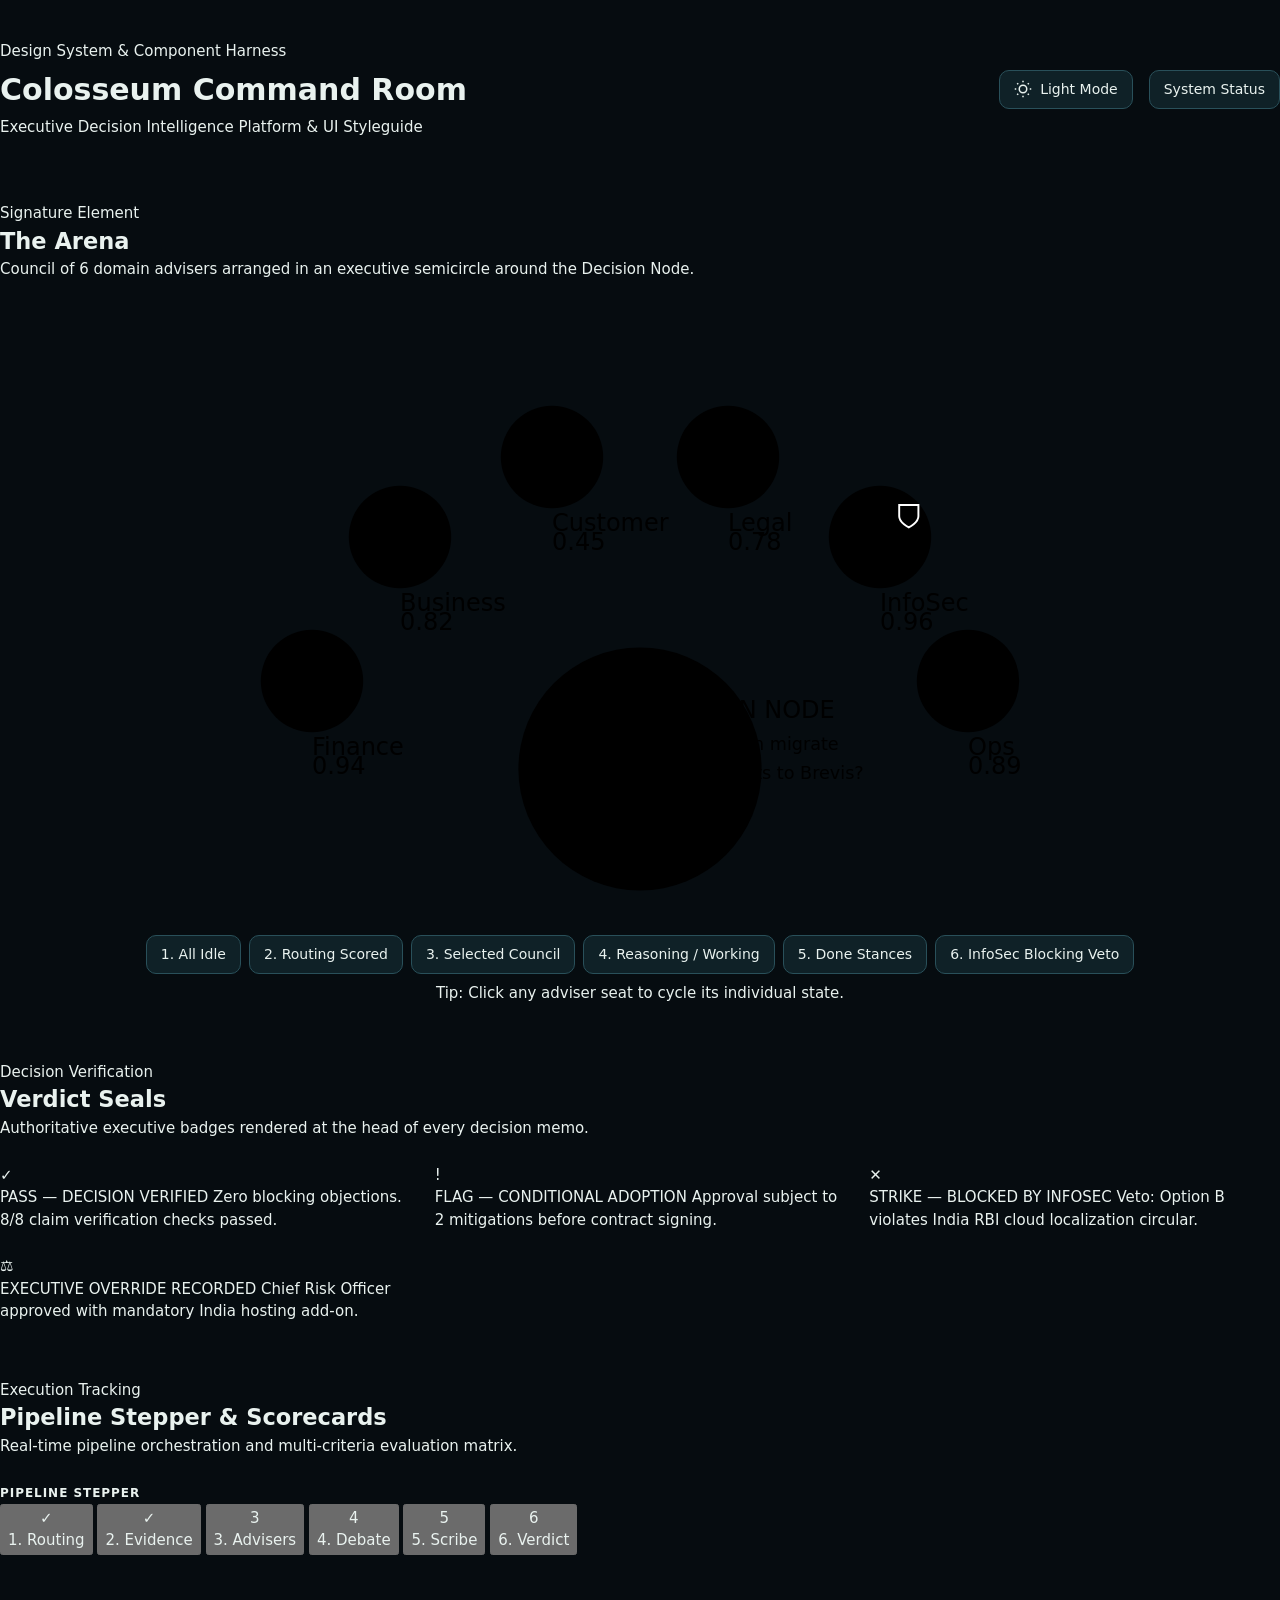
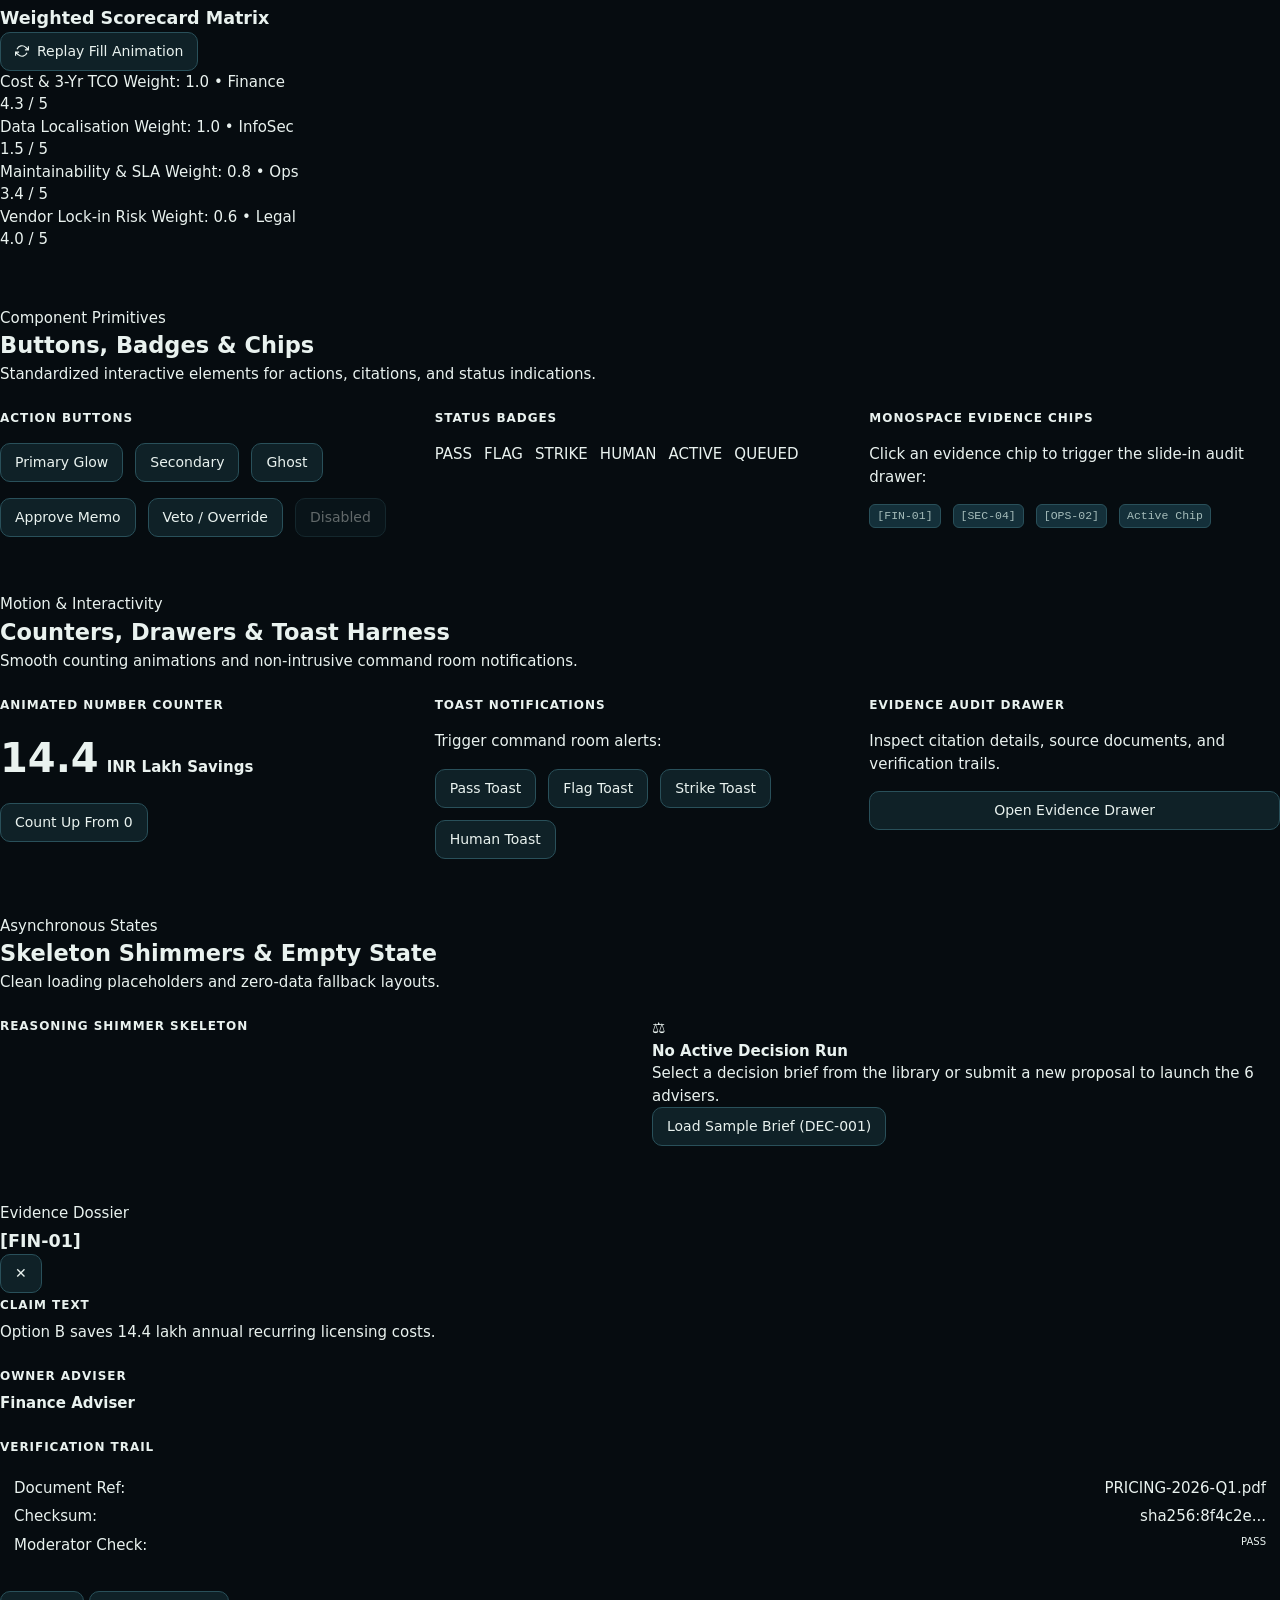
<file: web/styleguide.html>
<!DOCTYPE html>
<html lang="en" data-theme="dark">
<head>
  <meta charset="UTF-8">
  <meta name="viewport" content="width=device-width, initial-scale=1.0">
  <title>Colosseum Design System — Decision Command Room</title>
  <link rel="stylesheet" href="styles.css">
  <style>
    /* Styleguide specific layout adjustments */
    .sg-header {
      padding: 2.5rem 0 1.5rem;
      display: flex;
      align-items: center;
      justify-content: space-between;
      border-bottom: 1px solid var(--border-subtle);
      margin-bottom: 2.5rem;
      flex-wrap: wrap;
      gap: 1.5rem;
    }

    .sg-header-brand {
      display: flex;
      flex-direction: column;
      gap: 0.25rem;
    }

    .sg-header-controls {
      display: flex;
      align-items: center;
      gap: 1rem;
    }

    .sg-section {
      margin-bottom: 3.5rem;
    }

    .sg-section-header {
      margin-bottom: 1.5rem;
      display: flex;
      align-items: flex-end;
      justify-content: space-between;
      flex-wrap: wrap;
      gap: 1rem;
    }

    .sg-grid-2 {
      display: grid;
      grid-template-columns: repeat(auto-fit, minmax(320px, 1fr));
      gap: 1.5rem;
    }

    .sg-grid-3 {
      display: grid;
      grid-template-columns: repeat(auto-fit, minmax(260px, 1fr));
      gap: 1.5rem;
    }

    .sg-grid-4 {
      display: grid;
      grid-template-columns: repeat(auto-fit, minmax(180px, 1fr));
      gap: 1rem;
    }

    .component-card {
      display: flex;
      flex-direction: column;
      gap: 1rem;
    }

    .component-label {
      font-family: var(--font-heading);
      font-size: 0.75rem;
      font-weight: 600;
      text-transform: uppercase;
      letter-spacing: 0.08em;
      color: var(--text-muted);
    }

    .button-group {
      display: flex;
      flex-wrap: wrap;
      gap: 0.75rem;
      align-items: center;
    }

    .arena-controls {
      display: flex;
      flex-wrap: wrap;
      gap: 0.5rem;
      justify-content: center;
      margin-top: 1rem;
    }

    .counter-display {
      font-family: var(--font-mono);
      font-size: 2.5rem;
      font-weight: 700;
      color: var(--accent-cyan);
      line-height: 1;
    }
  </style>
</head>
<body>

  <div class="app-container">

    <!-- Header & Theme Switcher -->
    <header class="sg-header animate-rise" style="--delay: 1;">
      <div class="sg-header-brand">
        <span class="eyebrow">Design System & Component Harness</span>
        <h1>Colosseum Command Room</h1>
        <p>Executive Decision Intelligence Platform & UI Styleguide</p>
      </div>
      <div class="sg-header-controls">
        <button id="themeToggleBtn" class="btn btn-secondary" aria-label="Toggle Theme">
          <svg width="18" height="18" viewBox="0 0 24 24" fill="none" stroke="currentColor" stroke-width="2">
            <circle cx="12" cy="12" r="5"></circle>
            <path d="M12 1v2M12 21v2M4.22 4.22l1.42 1.42M18.36 18.36l1.42 1.42M1 12h2M21 12h2M4.22 19.78l1.42-1.42M18.36 5.64l1.42-1.42"></path>
          </svg>
          <span id="themeLabel">Light Mode</span>
        </button>
        <button class="btn btn-primary" onclick="triggerToast('pass', 'Command Room Ready', 'All advisers synchronized with ledger.')">
          System Status
        </button>
      </div>
    </header>

    <!-- SECTION 1: THE ARENA (Signature Element) -->
    <section class="sg-section animate-rise" style="--delay: 2;">
      <div class="sg-section-header">
        <div>
          <span class="eyebrow">Signature Element</span>
          <h2>The Arena</h2>
          <p>Council of 6 domain advisers arranged in an executive semicircle around the Decision Node.</p>
        </div>
      </div>

      <div class="glass-panel arena-wrapper">
        <svg class="arena-svg" viewBox="0 0 800 380" xmlns="http://www.w3.org/2000/svg">
          <defs>
            <!-- Radial gradient for center node -->
            <radialGradient id="centerGlow" cx="50%" cy="50%" r="50%">
              <stop offset="0%" stop-color="var(--accent-cyan-dim)" stop-opacity="0.8"/>
              <stop offset="100%" stop-color="transparent" stop-opacity="0"/>
            </radialGradient>
            
            <!-- Shield icon definition for blocking adviser -->
            <g id="shieldIcon">
              <path d="M-6 -6 L6 -6 L6 1 C6 5 0 8 0 8 C0 8 -6 5 -6 1 Z" fill="var(--color-strike)" stroke="white" stroke-width="1.2"/>
            </g>
          </defs>

          <!-- Connecting Lines to Center (400, 290) -->
          <path id="conn-finance" class="arena-connector" d="M 195 235 L 360 280" />
          <path id="conn-business" class="arena-connector" d="M 250 145 L 370 270" />
          <path id="conn-customer" class="arena-connector" d="M 345 95 L 390 260" />
          <path id="conn-legal" class="arena-connector" d="M 455 95 L 410 260" />
          <path id="conn-infosec" class="arena-connector" d="M 550 145 L 430 270" />
          <path id="conn-ops" class="arena-connector" d="M 605 235 L 440 280" />

          <!-- Central Decision Node -->
          <g class="center-decision-node" transform="translate(400, 290)">
            <circle class="center-disc" r="68" />
            <circle class="center-ring" r="76" />
            <text class="center-title" y="-32">DECISION NODE</text>
            <text class="center-question" y="-12" font-size="11">Should Legion migrate</text>
            <text class="center-question" y="6" font-size="11">core payments to Brevis?</text>
            <g transform="translate(0, 28)">
              <rect x="-38" y="-9" width="76" height="18" rx="9" fill="var(--accent-cyan-dim)" stroke="var(--accent-cyan-border)" stroke-width="1"/>
              <text font-family="var(--font-mono)" font-size="9" font-weight="600" fill="var(--accent-cyan)" text-anchor="middle" y="4">DEC-001</text>
            </g>
          </g>

          <!-- Seat 1: Finance (195, 235) -->
          <g id="seat-finance" class="arena-seat state-selected" transform="translate(195, 235)" onclick="toggleSeatState('finance')">
            <circle class="seat-ring" r="32" />
            <circle class="seat-disc" r="26" />
            <!-- Bank/Vault Icon -->
            <path class="seat-icon" transform="translate(-10, -10) scale(0.85)" d="M2 10 L12 2 L22 10 L20 10 L20 20 L4 20 L4 10 Z M6 18 L8 18 L8 11 L6 11 Z M11 18 L13 18 L13 11 L11 11 Z M16 18 L18 18 L18 11 L16 11 Z"/>
            <text class="seat-label" y="46">Finance</text>
            <text class="seat-score-badge" y="58">0.94</text>
          </g>

          <!-- Seat 2: Business (250, 145) -->
          <g id="seat-business" class="arena-seat state-scored" transform="translate(250, 145)" onclick="toggleSeatState('business')">
            <circle class="seat-ring" r="32" />
            <circle class="seat-disc" r="26" />
            <!-- Briefcase Icon -->
            <path class="seat-icon" transform="translate(-10, -10) scale(0.85)" d="M4 6 L20 6 C21.1 6 22 6.9 22 8 L22 18 C22 19.1 21.1 20 20 20 L4 20 C2.9 20 2 19.1 2 18 L2 8 C2 6.9 2.9 6 4 6 Z M9 6 L9 4 C9 2.9 9.9 2 11 2 L13 2 C14.1 2 15 2.9 15 4 L15 6 Z"/>
            <text class="seat-label" y="46">Business</text>
            <text class="seat-score-badge" y="58">0.82</text>
          </g>

          <!-- Seat 3: Customer (345, 95) -->
          <g id="seat-customer" class="arena-seat state-idle" transform="translate(345, 95)" onclick="toggleSeatState('customer')">
            <circle class="seat-ring" r="32" />
            <circle class="seat-disc" r="26" />
            <!-- Users Icon -->
            <path class="seat-icon" transform="translate(-10, -10) scale(0.85)" d="M12 12 C14.2 12 16 10.2 16 8 C16 5.8 14.2 4 12 4 C9.8 4 8 5.8 8 8 C8 10.2 9.8 12 12 12 Z M4 20 C4 16.7 8 15 12 15 C16 15 20 16.7 20 20 Z"/>
            <text class="seat-label" y="46">Customer</text>
            <text class="seat-score-badge" y="58">0.45</text>
          </g>

          <!-- Seat 4: Legal (455, 95) -->
          <g id="seat-legal" class="arena-seat state-done-pass" transform="translate(455, 95)" onclick="toggleSeatState('legal')">
            <circle class="seat-ring" r="32" />
            <circle class="seat-disc" r="26" />
            <!-- Scales / Gavel Icon -->
            <path class="seat-icon" transform="translate(-10, -10) scale(0.85)" d="M12 2 L3 7 L12 12 L21 7 Z M5 10 L5 16 C5 19.9 8.1 23 12 23 C15.9 23 19 19.9 19 16 L19 10 L12 14 Z"/>
            <text class="seat-label" y="46">Legal</text>
            <text class="seat-score-badge" y="58">0.78</text>
          </g>

          <!-- Seat 5: InfoSec (550, 145) -->
          <g id="seat-infosec" class="arena-seat state-blocking" transform="translate(550, 145)" onclick="toggleSeatState('infosec')">
            <circle class="seat-ring" r="32" />
            <circle class="seat-disc" r="26" />
            <!-- Shield Icon -->
            <path class="seat-icon" transform="translate(-10, -10) scale(0.85)" d="M12 2 L4 5 L4 11 C4 16.5 7.4 21.7 12 23 C16.6 21.7 20 16.5 20 11 L20 5 Z"/>
            <use href="#shieldIcon" x="18" y="-14" />
            <text class="seat-label" y="46">InfoSec</text>
            <text class="seat-score-badge" y="58">0.96</text>
          </g>

          <!-- Seat 6: Ops (605, 235) -->
          <g id="seat-ops" class="arena-seat state-working" transform="translate(605, 235)" onclick="toggleSeatState('ops')">
            <circle class="seat-ring" r="32" />
            <circle class="seat-disc" r="26" />
            <!-- Layers / Cog Icon -->
            <path class="seat-icon" transform="translate(-10, -10) scale(0.85)" d="M12 2 L2 7 L12 12 L22 7 Z M2 12 L12 17 L22 12 M2 17 L12 22 L22 17"/>
            <text class="seat-label" y="46">Ops</text>
            <text class="seat-score-badge" y="58">0.89</text>
          </g>
        </svg>

        <!-- Interactive Arena Controls -->
        <div class="arena-controls">
          <button class="btn btn-secondary btn-sm" onclick="setArenaPreset('idle')">1. All Idle</button>
          <button class="btn btn-secondary btn-sm" onclick="setArenaPreset('scored')">2. Routing Scored</button>
          <button class="btn btn-secondary btn-sm" onclick="setArenaPreset('selected')">3. Selected Council</button>
          <button class="btn btn-secondary btn-sm" onclick="setArenaPreset('working')">4. Reasoning / Working</button>
          <button class="btn btn-secondary btn-sm" onclick="setArenaPreset('done')">5. Done Stances</button>
          <button class="btn btn-secondary btn-sm" onclick="setArenaPreset('blocking')">6. InfoSec Blocking Veto</button>
        </div>
        <p class="text-small text-muted" style="margin-top: 0.5rem; text-align: center;">Tip: Click any adviser seat to cycle its individual state.</p>
      </div>
    </section>

    <!-- SECTION 2: EXECUTIVE VERDICT SEALS -->
    <section class="sg-section animate-rise" style="--delay: 3;">
      <div class="sg-section-header">
        <div>
          <span class="eyebrow">Decision Verification</span>
          <h2>Verdict Seals</h2>
          <p>Authoritative executive badges rendered at the head of every decision memo.</p>
        </div>
      </div>

      <div class="sg-grid-2">
        <!-- PASS Seal -->
        <div class="verdict-seal seal-pass">
          <div class="verdict-seal-emblem">✓</div>
          <div class="verdict-seal-body">
            <span class="verdict-seal-title">PASS — DECISION VERIFIED</span>
            <span class="verdict-seal-subtitle">Zero blocking objections. 8/8 claim verification checks passed.</span>
          </div>
        </div>

        <!-- FLAG Seal -->
        <div class="verdict-seal seal-flag">
          <div class="verdict-seal-emblem">!</div>
          <div class="verdict-seal-body">
            <span class="verdict-seal-title">FLAG — CONDITIONAL ADOPTION</span>
            <span class="verdict-seal-subtitle">Approval subject to 2 mitigations before contract signing.</span>
          </div>
        </div>

        <!-- STRIKE Seal -->
        <div class="verdict-seal seal-strike">
          <div class="verdict-seal-emblem">✕</div>
          <div class="verdict-seal-body">
            <span class="verdict-seal-title">STRIKE — BLOCKED BY INFOSEC</span>
            <span class="verdict-seal-subtitle">Veto: Option B violates India RBI cloud localization circular.</span>
          </div>
        </div>

        <!-- HUMAN OVERRIDE Seal -->
        <div class="verdict-seal seal-human">
          <div class="verdict-seal-emblem">⚖</div>
          <div class="verdict-seal-body">
            <span class="verdict-seal-title">EXECUTIVE OVERRIDE RECORDED</span>
            <span class="verdict-seal-subtitle">Chief Risk Officer approved with mandatory India hosting add-on.</span>
          </div>
        </div>
      </div>
    </section>

    <!-- SECTION 3: PIPELINE STEPPER & SCORECARDS -->
    <section class="sg-section animate-rise" style="--delay: 4;">
      <div class="sg-section-header">
        <div>
          <span class="eyebrow">Execution Tracking</span>
          <h2>Pipeline Stepper & Scorecards</h2>
          <p>Real-time pipeline orchestration and multi-criteria evaluation matrix.</p>
        </div>
      </div>

      <!-- Stepper Component -->
      <div class="glass-panel" style="margin-bottom: 1.5rem;">
        <span class="component-label">Pipeline Stepper</span>
        <div class="step-bar">
          <div class="step-bar-progress" id="stepProgress" style="width: 50%;"></div>
          
          <button class="step-item is-completed" onclick="setStep(0)">
            <div class="step-node">✓</div>
            <span class="step-label">1. Routing</span>
          </button>
          
          <button class="step-item is-completed" onclick="setStep(1)">
            <div class="step-node">✓</div>
            <span class="step-label">2. Evidence</span>
          </button>
          
          <button class="step-item is-active" onclick="setStep(2)">
            <div class="step-node">3</div>
            <span class="step-label">3. Advisers</span>
          </button>
          
          <button class="step-item" onclick="setStep(3)">
            <div class="step-node">4</div>
            <span class="step-label">4. Debate</span>
          </button>
          
          <button class="step-item" onclick="setStep(4)">
            <div class="step-node">5</div>
            <span class="step-label">5. Scribe</span>
          </button>
          
          <button class="step-item" onclick="setStep(5)">
            <div class="step-node">6</div>
            <span class="step-label">6. Verdict</span>
          </button>
        </div>
      </div>

      <!-- Scorecard Component -->
      <div class="glass-panel">
        <div class="panel-header">
          <div class="panel-title">
            <svg width="20" height="20" viewBox="0 0 24 24" fill="none" stroke="var(--accent-cyan)" stroke-width="2">
              <path d="M18 20V10M12 20V4M6 20v-6"></path>
            </svg>
            <h3>Weighted Scorecard Matrix</h3>
          </div>
          <button class="btn btn-ghost btn-sm" onclick="animateScoreBars()">
            <svg width="14" height="14" viewBox="0 0 24 24" fill="none" stroke="currentColor" stroke-width="2">
              <path d="M23 4v6h-6M1 20v-6h6M3.51 9a9 9 0 0114.85-3.36L23 10M1 14l4.64 4.36A9 9 0 0020.49 15"></path>
            </svg>
            Replay Fill Animation
          </button>
        </div>

        <div class="score-row">
          <div class="score-meta">
            <span class="score-criterion">Cost & 3-Yr TCO</span>
            <span class="score-weight">Weight: 1.0 • Finance</span>
          </div>
          <div class="score-bar-track">
            <div class="score-bar-fill fill-pass" data-target="86%" style="width: 86%;"></div>
          </div>
          <span class="score-value">4.3 / 5</span>
        </div>

        <div class="score-row">
          <div class="score-meta">
            <span class="score-criterion">Data Localisation</span>
            <span class="score-weight">Weight: 1.0 • InfoSec</span>
          </div>
          <div class="score-bar-track">
            <div class="score-bar-fill fill-strike" data-target="30%" style="width: 30%;"></div>
          </div>
          <span class="score-value">1.5 / 5</span>
        </div>

        <div class="score-row">
          <div class="score-meta">
            <span class="score-criterion">Maintainability & SLA</span>
            <span class="score-weight">Weight: 0.8 • Ops</span>
          </div>
          <div class="score-bar-track">
            <div class="score-bar-fill fill-flag" data-target="68%" style="width: 68%;"></div>
          </div>
          <span class="score-value">3.4 / 5</span>
        </div>

        <div class="score-row">
          <div class="score-meta">
            <span class="score-criterion">Vendor Lock-in Risk</span>
            <span class="score-weight">Weight: 0.6 • Legal</span>
          </div>
          <div class="score-bar-track">
            <div class="score-bar-fill" data-target="80%" style="width: 80%;"></div>
          </div>
          <span class="score-value">4.0 / 5</span>
        </div>
      </div>
    </section>

    <!-- SECTION 4: BUTTONS, BADGES & EVIDENCE CHIPS -->
    <section class="sg-section animate-rise" style="--delay: 5;">
      <div class="sg-section-header">
        <div>
          <span class="eyebrow">Component Primitives</span>
          <h2>Buttons, Badges & Chips</h2>
          <p>Standardized interactive elements for actions, citations, and status indications.</p>
        </div>
      </div>

      <div class="sg-grid-3">
        <!-- Buttons Card -->
        <div class="glass-panel component-card">
          <span class="component-label">Action Buttons</span>
          <div class="button-group">
            <button class="btn btn-primary">Primary Glow</button>
            <button class="btn btn-secondary">Secondary</button>
            <button class="btn btn-ghost">Ghost</button>
          </div>
          <div class="button-group">
            <button class="btn btn-pass btn-sm">Approve Memo</button>
            <button class="btn btn-strike btn-sm">Veto / Override</button>
            <button class="btn btn-secondary btn-sm" disabled>Disabled</button>
          </div>
        </div>

        <!-- Badges Card -->
        <div class="glass-panel component-card">
          <span class="component-label">Status Badges</span>
          <div class="button-group">
            <span class="badge badge-pass"><span class="badge-dot"></span>PASS</span>
            <span class="badge badge-flag"><span class="badge-dot"></span>FLAG</span>
            <span class="badge badge-strike"><span class="badge-dot"></span>STRIKE</span>
            <span class="badge badge-human"><span class="badge-dot"></span>HUMAN</span>
            <span class="badge badge-cyan"><span class="badge-dot"></span>ACTIVE</span>
            <span class="badge badge-neutral"><span class="badge-dot"></span>QUEUED</span>
          </div>
        </div>

        <!-- Evidence Chips Card -->
        <div class="glass-panel component-card">
          <span class="component-label">Monospace Evidence Chips</span>
          <p class="text-small">Click an evidence chip to trigger the slide-in audit drawer:</p>
          <div class="button-group">
            <button class="chip chip-evidence" onclick="openDrawer('FIN-01', 'Option B saves 14.4 lakh annual recurring licensing costs (Arvanta 24L vs Brevis 9.6L).', 'Finance Adviser')">
              [FIN-01]
            </button>
            <button class="chip chip-evidence" onclick="openDrawer('SEC-04', 'Brevis base tier processes data through Singapore AWS, violating RBI Circular RBI/2018-19/61.', 'InfoSec Adviser')">
              [SEC-04]
            </button>
            <button class="chip chip-evidence" onclick="openDrawer('OPS-02', 'Zero-downtime cutover requires dual-write adapter for 14 days.', 'Ops Adviser')">
              [OPS-02]
            </button>
            <span class="chip is-active">Active Chip</span>
          </div>
        </div>
      </div>
    </section>

    <!-- SECTION 5: LIVE METRICS & DRAWER / TOAST HARNESS -->
    <section class="sg-section animate-rise" style="--delay: 6;">
      <div class="sg-section-header">
        <div>
          <span class="eyebrow">Motion & Interactivity</span>
          <h2>Counters, Drawers & Toast Harness</h2>
          <p>Smooth counting animations and non-intrusive command room notifications.</p>
        </div>
      </div>

      <div class="sg-grid-3">
        <!-- Live Counter Card -->
        <div class="glass-panel component-card">
          <span class="component-label">Animated Number Counter</span>
          <div style="display: flex; align-items: baseline; gap: 0.5rem; margin: 0.5rem 0;">
            <div id="costCounter" class="counter-display" data-target="14.4">0.0</div>
            <span style="font-family: var(--font-heading); font-weight: 600; color: var(--text-secondary);">INR Lakh Savings</span>
          </div>
          <div class="button-group">
            <button class="btn btn-secondary btn-sm" onclick="replayCounter()">
              Count Up From 0
            </button>
          </div>
        </div>

        <!-- Toast Triggers Card -->
        <div class="glass-panel component-card">
          <span class="component-label">Toast Notifications</span>
          <p class="text-small">Trigger command room alerts:</p>
          <div class="button-group">
            <button class="btn btn-secondary btn-sm" onclick="triggerToast('pass', 'Evidence Verified', 'Check [FIN-01] confirmed against audited ledger.')">
              Pass Toast
            </button>
            <button class="btn btn-secondary btn-sm" onclick="triggerToast('flag', 'Verification Warning', 'Ops benchmark evidence is older than 6 months.')">
              Flag Toast
            </button>
            <button class="btn btn-secondary btn-sm" onclick="triggerToast('strike', 'Blocking Veto', 'InfoSec has raised a mandatory objection.')">
              Strike Toast
            </button>
            <button class="btn btn-secondary btn-sm" onclick="triggerToast('human', 'Human Override', 'CRO logged override with reason.')">
              Human Toast
            </button>
          </div>
        </div>

        <!-- Drawer Trigger Card -->
        <div class="glass-panel component-card">
          <span class="component-label">Evidence Audit Drawer</span>
          <p class="text-small">Inspect citation details, source documents, and verification trails.</p>
          <button class="btn btn-primary btn-sm" onclick="openDrawer('DEC-001', 'Full evaluation dossier for payments migration.', 'Harness Lead')">
            Open Evidence Drawer
          </button>
        </div>
      </div>
    </section>

    <!-- SECTION 6: SKELETON LOADERS & EMPTY STATES -->
    <section class="sg-section animate-rise" style="--delay: 7;">
      <div class="sg-section-header">
        <div>
          <span class="eyebrow">Asynchronous States</span>
          <h2>Skeleton Shimmers & Empty State</h2>
          <p>Clean loading placeholders and zero-data fallback layouts.</p>
        </div>
      </div>

      <div class="sg-grid-2">
        <!-- Skeleton Card -->
        <div class="glass-panel">
          <span class="component-label" style="display: block; margin-bottom: 1rem;">Reasoning Shimmer Skeleton</span>
          <div style="display: flex; align-items: center; gap: 1rem; margin-bottom: 1.25rem;">
            <div class="skeleton skeleton-circle"></div>
            <div style="flex: 1;">
              <div class="skeleton skeleton-title"></div>
              <div class="skeleton skeleton-text" style="width: 45%;"></div>
            </div>
          </div>
          <div class="skeleton skeleton-text"></div>
          <div class="skeleton skeleton-text" style="width: 90%;"></div>
          <div class="skeleton skeleton-text" style="width: 75%;"></div>
        </div>

        <!-- Empty State Card -->
        <div class="glass-panel">
          <div class="empty-state">
            <div class="empty-state-icon">⚖</div>
            <h4 class="empty-state-title">No Active Decision Run</h4>
            <p class="empty-state-desc">Select a decision brief from the library or submit a new proposal to launch the 6 advisers.</p>
            <button class="btn btn-secondary btn-sm">Load Sample Brief (DEC-001)</button>
          </div>
        </div>
      </div>
    </section>

  </div> <!-- /app-container -->

  <!-- Slide-in Evidence Audit Drawer -->
  <div id="drawerBackdrop" class="drawer-backdrop" onclick="closeDrawer()"></div>
  <aside id="drawer" class="drawer" aria-labelledby="drawerTitle" role="dialog">
    <div class="drawer-header">
      <div>
        <span class="eyebrow">Evidence Dossier</span>
        <h3 id="drawerTitle" style="margin-top: 0.2rem;">[FIN-01]</h3>
      </div>
      <button class="btn btn-ghost btn-sm" onclick="closeDrawer()" aria-label="Close drawer">✕</button>
    </div>
    <div class="drawer-body">
      <div style="margin-bottom: 1.25rem;">
        <span class="component-label">Claim Text</span>
        <p id="drawerClaim" style="margin-top: 0.35rem; color: var(--text-primary);">
          Option B saves 14.4 lakh annual recurring licensing costs.
        </p>
      </div>

      <div style="margin-bottom: 1.25rem;">
        <span class="component-label">Owner Adviser</span>
        <p id="drawerOwner" style="margin-top: 0.35rem; font-weight: 600; color: var(--accent-cyan);">
          Finance Adviser
        </p>
      </div>

      <div style="margin-bottom: 1.25rem;">
        <span class="component-label">Verification Trail</span>
        <div class="glass-panel" style="padding: 0.875rem; margin-top: 0.35rem;">
          <div style="display: flex; justify-content: space-between; margin-bottom: 0.4rem;">
            <span class="text-small text-muted">Document Ref:</span>
            <span class="mono-num text-small">PRICING-2026-Q1.pdf</span>
          </div>
          <div style="display: flex; justify-content: space-between; margin-bottom: 0.4rem;">
            <span class="text-small text-muted">Checksum:</span>
            <span class="mono-num text-small">sha256:8f4c2e...</span>
          </div>
          <div style="display: flex; justify-content: space-between;">
            <span class="text-small text-muted">Moderator Check:</span>
            <span class="badge badge-pass" style="font-size: 0.625rem;">PASS</span>
          </div>
        </div>
      </div>
    </div>
    <div class="drawer-footer">
      <button class="btn btn-secondary btn-sm" onclick="closeDrawer()">Dismiss</button>
      <button class="btn btn-primary btn-sm" onclick="triggerToast('pass', 'Verified', 'Evidence confirmed in run ledger.'); closeDrawer();">
        Verify in Ledger
      </button>
    </div>
  </aside>

  <!-- Toast Container -->
  <div id="toastContainer" class="toast-container" aria-live="polite"></div>

  <!-- Vanilla JS Interactive Harness -->
  <script>
    // 1. Theme Toggle
    const themeToggleBtn = document.getElementById('themeToggleBtn');
    const themeLabel = document.getElementById('themeLabel');
    const htmlEl = document.documentElement;

    function setTheme(theme) {
      htmlEl.setAttribute('data-theme', theme);
      if (theme === 'light') {
        themeLabel.textContent = 'Dark Mode';
      } else {
        themeLabel.textContent = 'Light Mode';
      }
      try {
        localStorage.setItem('colosseum_theme', theme);
      } catch (e) {}
    }

    themeToggleBtn.addEventListener('click', () => {
      const current = htmlEl.getAttribute('data-theme') || 'dark';
      setTheme(current === 'dark' ? 'light' : 'dark');
    });

    // 2. The Arena Interactive States
    const arenaAdvisers = ['finance', 'business', 'customer', 'legal', 'infosec', 'ops'];
    const arenaStates = ['state-idle', 'state-scored', 'state-selected', 'state-working', 'state-done-pass', 'state-blocking'];

    function clearSeatStates(seatEl) {
      seatEl.classList.remove(
        'state-idle', 'state-scored', 'state-selected', 'state-working',
        'state-done-pass', 'state-done-flag', 'state-done-strike', 'state-blocking'
      );
    }

    function toggleSeatState(id) {
      const seat = document.getElementById(`seat-${id}`);
      if (!seat) return;
      
      let nextIndex = 0;
      for (let i = 0; i < arenaStates.length; i++) {
        if (seat.classList.contains(arenaStates[i])) {
          nextIndex = (i + 1) % arenaStates.length;
          break;
        }
      }
      clearSeatStates(seat);
      seat.classList.add(arenaStates[nextIndex]);
      updateConnector(id);
    }

    function updateConnector(id) {
      const seat = document.getElementById(`seat-${id}`);
      const conn = document.getElementById(`conn-${id}`);
      if (!seat || !conn) return;

      if (seat.classList.contains('state-selected') || seat.classList.contains('state-working')) {
        conn.classList.add('is-active');
      } else {
        conn.classList.remove('is-active');
      }
    }

    function setArenaPreset(preset) {
      arenaAdvisers.forEach(id => {
        const seat = document.getElementById(`seat-${id}`);
        const conn = document.getElementById(`conn-${id}`);
        if (!seat) return;
        clearSeatStates(seat);

        switch (preset) {
          case 'idle':
            seat.classList.add('state-idle');
            if (conn) conn.classList.remove('is-active');
            break;

          case 'scored':
            seat.classList.add('state-scored');
            if (conn) conn.classList.remove('is-active');
            break;

          case 'selected':
            if (['finance', 'infosec', 'ops'].includes(id)) {
              seat.classList.add('state-selected');
              if (conn) conn.classList.add('is-active');
            } else {
              seat.classList.add('state-idle');
              if (conn) conn.classList.remove('is-active');
            }
            break;

          case 'working':
            if (['finance', 'infosec', 'ops'].includes(id)) {
              seat.classList.add('state-working');
              if (conn) conn.classList.add('is-active');
            } else {
              seat.classList.add('state-idle');
              if (conn) conn.classList.remove('is-active');
            }
            break;

          case 'done':
            if (id === 'finance') seat.classList.add('state-done-pass');
            else if (id === 'ops') seat.classList.add('state-done-flag');
            else if (id === 'infosec') seat.classList.add('state-done-strike');
            else if (id === 'legal') seat.classList.add('state-done-pass');
            else seat.classList.add('state-idle');
            if (conn) conn.classList.remove('is-active');
            break;

          case 'blocking':
            if (id === 'infosec') {
              seat.classList.add('state-blocking');
              if (conn) conn.classList.add('is-active');
            } else if (['finance', 'ops'].includes(id)) {
              seat.classList.add('state-selected');
              if (conn) conn.classList.add('is-active');
            } else {
              seat.classList.add('state-idle');
              if (conn) conn.classList.remove('is-active');
            }
            break;
        }
      });
    }

    // 3. Pipeline Stepper Logic
    function setStep(targetIdx) {
      const items = document.querySelectorAll('.step-item');
      const progress = document.getElementById('stepProgress');
      const total = items.length - 1;

      items.forEach((item, idx) => {
        item.classList.remove('is-completed', 'is-active');
        const node = item.querySelector('.step-node');
        if (idx < targetIdx) {
          item.classList.add('is-completed');
          node.textContent = '✓';
        } else if (idx === targetIdx) {
          item.classList.add('is-active');
          node.textContent = idx + 1;
        } else {
          node.textContent = idx + 1;
        }
      });

      progress.style.width = `${(targetIdx / total) * 100}%`;
    }

    // 4. Score Bar Fill Animation
    function animateScoreBars() {
      const fills = document.querySelectorAll('.score-bar-fill');
      fills.forEach(fill => {
        const target = fill.getAttribute('data-target') || '0%';
        fill.style.width = '0%';
        setTimeout(() => {
          fill.style.width = target;
        }, 80);
      });
    }

    // 5. Vanilla JS Number Counter
    function animateValue(obj, start, end, duration) {
      let startTimestamp = null;
      const step = (timestamp) => {
        if (!startTimestamp) startTimestamp = timestamp;
        const progress = Math.min((timestamp - startTimestamp) / duration, 1);
        // Ease cubic-bezier(.2,.8,.2,1) approximate
        const easeProgress = 1 - Math.pow(1 - progress, 3);
        const current = (start + (end - start) * easeProgress).toFixed(1);
        obj.textContent = current;
        if (progress < 1) {
          window.requestAnimationFrame(step);
        } else {
          obj.textContent = end.toFixed(1);
        }
      };
      window.requestAnimationFrame(step);
    }

    function replayCounter() {
      const el = document.getElementById('costCounter');
      if (!el) return;
      const target = parseFloat(el.getAttribute('data-target')) || 14.4;
      animateValue(el, 0, target, 1200);
    }

    // 6. Evidence Audit Drawer
    function openDrawer(id, text, owner) {
      document.getElementById('drawerTitle').textContent = `[${id}]`;
      document.getElementById('drawerClaim').textContent = text;
      document.getElementById('drawerOwner').textContent = owner;
      document.getElementById('drawerBackdrop').classList.add('is-open');
      document.getElementById('drawer').classList.add('is-open');
    }

    function closeDrawer() {
      document.getElementById('drawerBackdrop').classList.remove('is-open');
      document.getElementById('drawer').classList.remove('is-open');
    }

    document.addEventListener('keydown', (e) => {
      if (e.key === 'Escape') closeDrawer();
    });

    // 7. Toast Notifications
    function triggerToast(type, title, message) {
      const container = document.getElementById('toastContainer');
      const toast = document.createElement('div');
      toast.className = `toast toast-${type}`;
      
      toast.innerHTML = `
        <div class="toast-content">
          <div class="toast-title">${title}</div>
          <div class="toast-message">${message}</div>
        </div>
        <button class="toast-close" onclick="this.parentElement.remove()" aria-label="Dismiss">✕</button>
      `;

      container.appendChild(toast);

      setTimeout(() => {
        if (toast.parentElement) {
          toast.style.opacity = '0';
          toast.style.transform = 'translateY(10px)';
          toast.style.transition = 'all 240ms ease';
          setTimeout(() => toast.remove(), 240);
        }
      }, 4200);
    }

    // Auto-run animations on first mount
    window.addEventListener('DOMContentLoaded', () => {
      animateScoreBars();
      replayCounter();
    });
  </script>
</body>
</html>
</file>
<file: web/styles.css>
@charset "utf-8";
/* Layout: one cinematic screen. The arena fills the stage; the decision is the glowing core,
   advisers sit on the tiers, details slide in from the right, and the pipeline runs along the bottom dock. */
:root{
  color-scheme: dark;
  --void:#060C10; --floor:#0A171C; --panel:#0F2127; --panel-2:#14303A; --glass:rgba(13,30,36,.78);
  --line:#1C373E; --line-2:#29505A;
  --ink:#E9F2EF; --ink-2:#A5BCBA; --ink-3:#6B8789;
  --signal:#4FD8FF; --signal-ink:#03212B; --laurel:#D9AE63;
  --opt-a:#93B6FF; --opt-b:#5FE3BE; --cond:#F1C46B;
  --keep:#6BD49A; --flag:#F5A83C; --strike:#FF6B5E; --human:#B9A1FF;
  --f-display:"Unbounded", "Segoe UI", system-ui, sans-serif;
  --f-body:"IBM Plex Sans", "Segoe UI", system-ui, sans-serif;
  --f-code:"IBM Plex Mono", ui-monospace, Menlo, monospace;
  --ease:cubic-bezier(.2,.8,.2,1);
  --spring:cubic-bezier(.3,1.6,.4,1);
}
*{box-sizing:border-box}
html,body{height:100%; background:var(--void)}
body{margin:0; color:var(--ink); font:400 15px/1.5 var(--f-body); -webkit-font-smoothing:antialiased; overflow:hidden}
button,input,textarea,select{font:inherit; color:inherit}
h1,h2,h3,h4,p{margin:0}
:focus-visible{outline:2px solid var(--signal); outline-offset:2px; border-radius:6px}
.tabnum{font-variant-numeric:tabular-nums}
.mono{font-family:var(--f-code)}
[hidden]{display:none!important}

.app{height:100%; display:grid; grid-template-rows:auto minmax(0,1fr) auto}

/* ---------- top bar ---------- */
.top{display:grid; grid-template-columns:minmax(var(--lmin,180px),1fr) minmax(220px,540px) minmax(max-content,1fr); align-items:center; gap:18px; padding-block:10px;
  padding-left:max(18px, env(safe-area-inset-left,0px)); padding-right:max(18px, env(safe-area-inset-right,0px));
  border-bottom:1px solid var(--line); background:linear-gradient(180deg, rgba(10,23,28,.95), rgba(6,12,16,.9)); position:relative; z-index:5}
.brand{display:flex; align-items:center; gap:10px}
.brand b{font:600 16px/1 var(--f-display); letter-spacing:.04em}
.top-l{display:flex; align-items:center; gap:14px; min-width:0; overflow:hidden}
@media (max-width:1240px){ .crumb{display:none} }
@media (max-width:1040px){ .top{grid-template-columns:minmax(0,1fr) auto; gap:10px 12px} .omni{grid-column:1 / -1; grid-row:2} }
.top-r{display:flex; align-items:center; gap:12px; justify-content:flex-end; min-width:0}
.crumb{display:flex; align-items:baseline; gap:10px; min-width:0; padding-left:14px; border-left:1px solid var(--line)}
.crumb .id{font:500 12px var(--f-code); color:var(--laurel); white-space:nowrap}
.crumb .t{color:var(--ink-2); font-size:14px; white-space:nowrap; overflow:hidden; text-overflow:ellipsis; min-width:0}
.mode{font-size:12px; padding:4px 10px; border-radius:99px; border:1px solid var(--line-2); color:var(--ink-2); white-space:nowrap}
.mode.live{color:var(--keep); border-color:color-mix(in srgb, var(--keep) 45%, transparent)}
.mode.live::before{content:""; display:inline-block; width:7px; height:7px; border-radius:50%; background:var(--keep); margin-right:6px; vertical-align:1px; animation:beat 1.6s infinite}
.omni{position:relative; width:100%; justify-self:center; z-index:31}
.omni-box{display:flex; align-items:center; gap:12px; height:44px; padding:0 14px 0 16px; border-radius:22px; border:1px solid var(--line-2); background:var(--panel); color:var(--ink-3); cursor:text;
  transition:border-color .2s, box-shadow .2s, border-radius .15s}
.omni-box:hover{border-color:color-mix(in srgb, var(--signal) 50%, var(--line-2)); box-shadow:0 4px 24px -10px rgba(79,216,255,.35)}
.omni.open .omni-box{border-color:var(--signal); border-radius:22px 22px 0 0; border-bottom-color:var(--line); box-shadow:0 0 0 3px rgba(79,216,255,.12)}
.omni-box input{flex:1; min-width:0; background:transparent; border:0; outline:none; color:var(--ink); font:400 15px var(--f-body)}
.omni-box input::placeholder{color:var(--ink-3)}
.omni-box input::-webkit-search-cancel-button{display:none}
.omni-box kbd{font:500 11px var(--f-code); color:var(--ink-3); border:1px solid var(--line-2); border-radius:5px; padding:2px 7px}
.omni.open .omni-box kbd{opacity:0}
.omni-pop{position:absolute; top:100%; left:0; right:0; background:var(--panel); border:1px solid var(--signal); border-top:0; border-radius:0 0 22px 22px; padding:4px 0 10px;
  box-shadow:0 0 0 3px rgba(79,216,255,.12), 0 30px 70px -20px rgba(0,0,0,.85); display:none; max-height:min(64vh, 480px); overflow:auto}
.omni.open .omni-pop{display:block}
.hl-h{font:500 11px var(--f-display); color:var(--ink-3); letter-spacing:.08em; text-transform:uppercase; padding:10px 18px 6px}
.hrow{display:grid; grid-template-columns:18px minmax(0,1fr) auto; gap:14px; align-items:center; width:100%; padding:9px 18px; border:0; background:transparent;
  color:var(--ink); font:inherit; text-align:left; cursor:pointer}
.hrow:hover, .hrow.act{background:color-mix(in srgb, var(--signal) 10%, var(--panel-2))}
.hrow .hi{display:grid; place-items:center; color:var(--ink-3)}
.hrow .hq{white-space:nowrap; overflow:hidden; text-overflow:ellipsis; font-size:15px; color:var(--ink)}
.hrow .hq mark{background:none; color:var(--signal); font-weight:600}
.hrow .hd{color:var(--ink-3); font-size:13.5px}
.hrow .now{font:500 11px var(--f-code); color:var(--signal); margin-left:8px}
.hrow .hd .v-PASS{color:var(--keep)} .hrow .hd .v-INCOMPLETE{color:var(--flag)} .hrow .hd .v-WRONG, .hrow .hd .v-FAILED{color:var(--strike)} .hrow .hd .v-RUNNING{color:var(--signal)}
.hl-empty{padding:14px 18px; color:var(--ink-3); font-size:14px}
.rec{position:relative; z-index:32}
.rec-btn{display:flex; align-items:center; gap:10px; padding:6px 12px 6px 11px; border-radius:12px; border:1px solid var(--line-2); background:var(--panel); cursor:pointer; color:var(--ink); font:inherit; text-align:left;
  transition:border-color .2s, box-shadow .2s, transform .15s}
.rec-btn:hover, .rec-btn[aria-expanded="true"]{border-color:var(--signal); box-shadow:0 0 0 3px rgba(79,216,255,.12)}
.rec-btn:active{transform:translateY(1px)}
.rec-btn > svg:first-child{color:var(--signal)}
.hb-t{display:grid; line-height:1.15}
.hb-t b{font:500 13px var(--f-display); letter-spacing:.02em; white-space:nowrap}
.hb-t span{font-size:11.5px; color:var(--ink-3); white-space:nowrap}
.hb-dots{display:flex; gap:4px; align-items:center; padding-left:10px; border-left:1px solid var(--line)}
.hb-dots i{width:8px; height:8px; border-radius:50%; background:var(--ink-3)}
.hb-dots i.PASS{background:var(--keep)} .hb-dots i.INCOMPLETE{background:var(--flag)} .hb-dots i.WRONG, .hb-dots i.FAILED{background:var(--strike)} .hb-dots i.RUNNING{background:var(--signal); animation:beat 1.2s infinite}
.hb-c{color:var(--ink-3); transition:transform .25s var(--ease)}
.rec-btn[aria-expanded="true"] .hb-c{transform:rotate(180deg)}
.rec-pop{position:absolute; top:calc(100% + 10px); right:0; width:min(900px, calc(100vw - 32px)); z-index:30; background:var(--panel); border:1px solid var(--line-2); border-radius:16px;
  box-shadow:0 30px 80px -20px rgba(0,0,0,.85), 0 0 0 1px rgba(79,216,255,.06); overflow:hidden; display:grid; grid-template-rows:auto auto minmax(0,1fr); max-height:min(76vh, 640px);
  opacity:0; transform:translateY(-6px); pointer-events:none; visibility:hidden; transition:opacity .2s, transform .25s var(--ease), visibility 0s .25s}
.rec.open .rec-pop{opacity:1; transform:none; pointer-events:auto; visibility:visible; transition:opacity .2s, transform .25s var(--ease)}
.rec-top{display:flex; align-items:baseline; gap:12px; padding:16px 20px 12px; border-bottom:1px solid var(--line)}
.rec-top b{font:500 16px var(--f-display)} .rec-top span{font-size:13px; color:var(--ink-3)}
.rec-top .sp{margin-left:auto}
.rec-cols, .rec-row{display:grid; grid-template-columns:minmax(0,1fr) 190px 128px; gap:18px; align-items:center; padding:0 20px}
.rec-cols{font:500 11px var(--f-display); color:var(--ink-3); letter-spacing:.08em; text-transform:uppercase; padding-block:10px; border-bottom:1px solid var(--line); background:var(--panel-2)}
.rec-body{overflow:auto}
.rec-item{border-bottom:1px solid var(--line)}
.rec-item:last-child{border-bottom:0}
.rec-item.cur{box-shadow:inset 3px 0 0 var(--signal)}
.rec-row{padding-block:13px}
.rec-q{background:none; border:0; padding:0; color:var(--ink); font:500 14.5px/1.4 var(--f-body); text-align:left; cursor:pointer; display:grid; gap:4px; min-width:0}
.rec-q span:first-child{display:-webkit-box; -webkit-line-clamp:2; -webkit-box-orient:vertical; overflow:hidden}
.rec-q:hover span:first-child{color:var(--signal); text-decoration:underline; text-underline-offset:3px; text-decoration-color:color-mix(in srgb, var(--signal) 50%, transparent)}
.rec-q .m{font:400 12px var(--f-code); color:var(--ink-3)}
.rec-v{display:grid; gap:5px; justify-items:start}
.rec-v span:last-child{font-size:12.5px; color:var(--ink-2)}
.rec-more-btn{justify-self:start; background:none; border:1px solid var(--line-2); border-radius:99px; color:var(--signal); font:500 13px var(--f-body); padding:6px 12px; cursor:pointer; display:inline-flex; gap:6px; align-items:center; white-space:nowrap}
.rec-more-btn:hover{border-color:var(--signal)}
.rec-more-btn svg{transition:transform .25s var(--ease)}
.rec-item.open .rec-more-btn svg{transform:rotate(180deg)}
.rec-more{display:none; padding:2px 20px 18px; gap:12px}
.rec-item.open .rec-more{display:grid; animation:bubin .3s var(--ease) both}
.rec-more .rtxt{font-size:15px; line-height:1.6; color:var(--ink); max-width:72ch}
.rec-more h5{font:500 12px var(--f-display); color:var(--ink-3); letter-spacing:.04em; margin:0}
.rec-more ul{margin:0; padding-left:18px; display:grid; gap:4px; font-size:14px; color:var(--ink-2)}
.rec-empty{padding:28px 20px; color:var(--ink-3)}
.vt.FAILED{background:color-mix(in srgb, var(--strike) 20%, transparent); color:var(--strike)}
.vt.RUNNING{background:color-mix(in srgb, var(--signal) 18%, transparent); color:var(--signal)}
.btn{display:inline-flex; align-items:center; justify-content:center; gap:8px; border-radius:10px; border:1px solid var(--line-2); background:var(--panel);
  padding:8px 14px; font-weight:500; font-size:14px; cursor:pointer; transition:transform .15s var(--ease), border-color .2s, background .2s, box-shadow .2s; white-space:nowrap}
.btn:hover{border-color:var(--signal)}
.btn:active{transform:translateY(1px)}
.btn.primary{background:var(--signal); color:var(--signal-ink); border-color:transparent; box-shadow:0 0 0 1px rgba(79,216,255,.3), 0 8px 30px -10px rgba(79,216,255,.6)}
.btn.ghost{background:transparent}
.btn.danger{border-color:color-mix(in srgb, var(--strike) 55%, transparent); color:var(--strike); background:transparent}
.btn[disabled]{opacity:.4; cursor:not-allowed}
.btn.on{border-color:var(--signal); color:var(--signal); background:color-mix(in srgb, var(--signal) 10%, var(--panel))}

/* ---------- stage ---------- */
.stage{position:relative; overflow:hidden; container-type:size;
  background:
    radial-gradient(60% 55% at 50% 78%, color-mix(in srgb, var(--signal) 10%, transparent), transparent 70%),
    radial-gradient(90% 70% at 50% 100%, #0D2229, var(--void) 75%)}
.stage::after{content:""; position:absolute; inset:0; pointer-events:none;
  background:radial-gradient(120% 90% at 50% 60%, transparent 55%, rgba(0,0,0,.55))}
.sweep{position:absolute; left:50%; bottom:-40%; width:160cqh; height:160cqh; transform:translateX(-50%); border-radius:50%; pointer-events:none; opacity:0;
  background:conic-gradient(from 0deg, transparent 0 75%, color-mix(in srgb, var(--signal) 18%, transparent) 88%, transparent 100%); transition:opacity .8s}
.app.live .sweep{opacity:.55; animation:rot 7s linear infinite}

.title{min-width:0; position:absolute; top:22px; left:max(22px, env(safe-area-inset-left,0px)); z-index:3; max-width:min(560px, 44cqw)}
.title h1{font:500 clamp(18px, 2.3cqw, 27px)/1.25 var(--f-body); letter-spacing:-.005em; text-wrap:balance}
.opts{display:flex; flex-direction:column; gap:6px; margin-top:12px; font-size:13.5px; color:var(--ink-2)}
.opts span{display:flex; gap:8px; align-items:center}
.opts i{font:600 11px/1 var(--f-display); font-style:normal; width:20px; height:20px; border-radius:6px; display:grid; place-items:center; color:var(--void); flex:none}
.opts .a i{background:var(--opt-a)} .opts .b i{background:var(--opt-b)}
.sess{position:absolute; top:22px; right:max(22px, env(safe-area-inset-right,0px)); z-index:3; text-align:right; display:grid; gap:4px; justify-items:end}
.sess .st{display:flex; align-items:center; gap:9px; font:500 14px var(--f-display); letter-spacing:.03em}
.sess .st i{width:10px; height:10px; border-radius:50%; background:var(--ink-3)}
.sess .dt{font-size:13.5px; color:var(--ink-2); max-width:300px}
.sess .clk{font:500 30px/1 var(--f-code); color:var(--ink); margin-top:4px}
.app.live .sess .st{color:var(--signal)} .app.live .sess .st i{background:var(--signal); box-shadow:0 0 0 5px rgba(79,216,255,.18); animation:beat 1.1s infinite}
.app.done .sess .st{color:var(--vc)} .app.done .sess .st i{background:var(--vc)}
.app.failed .sess .st{color:var(--strike)} .app.failed .sess .st i{background:var(--strike)}

.arena-box{position:absolute; left:50%; bottom:2cqh; transform:translateX(-50%); width:min(100cqw, 165cqh); aspect-ratio:1200/640; z-index:2; transition:left .5s var(--ease), width .5s var(--ease)}
.app.panel-open .arena-box{left:calc((100cqw - 430px) / 2); width:min(calc(100cqw - 440px), 165cqh)}
.arena-box svg{position:absolute; inset:0; width:100%; height:100%; overflow:visible}
.bubbles{position:absolute; inset:0; pointer-events:none}

/* arena svg */
.app{--vc:var(--keep)}
.app.v-incomplete{--vc:var(--flag)} .app.v-wrong{--vc:var(--strike)}
.tier{fill:none; stroke:var(--line); stroke-width:1.2}
.tier.dash{stroke-dasharray:2 8}
.app.live .tier{stroke:color-mix(in srgb, var(--signal) 30%, var(--line))}
.app.done .tier{stroke:color-mix(in srgb, var(--vc) 22%, var(--line))}
.spot{opacity:.0; transition:opacity .9s; color:var(--signal)}
.app.live .spot{opacity:.35} .app.done .spot{opacity:.3; color:var(--vc)}

.link{fill:none; stroke:var(--line-2); stroke-width:1.5; opacity:.0; transition:opacity .6s, stroke .6s; transition-delay:calc(var(--i) * 80ms)}
.s1 .link.on{opacity:.8; stroke:color-mix(in srgb, var(--signal) 55%, transparent); stroke-dasharray:2 7}
.s2 .link.on, .link.on.arrived{stroke:var(--sc); stroke-dasharray:none; opacity:.55}
.app.done .link.on{opacity:.35}
.packet{fill:var(--signal); opacity:0}
.working .packet.on{opacity:1}
.packet.go{opacity:1; fill:var(--sc, var(--signal))}

/* the core */
.core-ring{fill:none; stroke:var(--line); stroke-width:7; stroke-linecap:butt}
.seg{fill:none; stroke:var(--line-2); stroke-width:7; transition:stroke .5s; transform-box:view-box}
.seg.done{stroke:var(--signal)}
.seg.now{stroke:var(--signal); animation:beatstroke 1s ease-in-out infinite}
.app.done .seg.done{stroke:var(--vc)}
.app.failed .seg.fail{stroke:var(--strike)}
.core-disc{fill:url(#coreFill); stroke:var(--line-2); stroke-width:1.5; transition:stroke .6s}
.app.live .core-disc{stroke:var(--signal)}
.app.done .core-disc{stroke:var(--vc); stroke-width:2.5}
.app.failed .core-disc{stroke:var(--strike)}
.core-id{font:500 13px var(--f-code); fill:var(--laurel); text-anchor:middle}
.core-word{font:700 30px var(--f-display); fill:var(--ink); text-anchor:middle; letter-spacing:.04em; transition:fill .5s}
.app.idle .core-word{fill:var(--ink-3)} .app.live .core-word{fill:var(--signal)} .app.done .core-word{fill:var(--vc)} .app.failed .core-word{fill:var(--strike)}
.core-sub{font:400 13.5px var(--f-body); fill:var(--ink-2); text-anchor:middle}
.core{cursor:pointer}
.core:hover .core-disc{stroke:var(--signal)}
.burst{fill:none; stroke:var(--vc); stroke-width:3; opacity:0; transform-box:fill-box; transform-origin:center}
.app.bursting .burst{animation:burst 1.5s var(--ease) 1}
.app.bursting .burst.b2{animation-delay:.2s}
.wreath{fill:none; stroke:var(--laurel); stroke-width:9; stroke-dasharray:3 9; stroke-linecap:round; opacity:0; transition:opacity .6s}
.wreath-line{fill:none; stroke:var(--laurel); stroke-width:1.5; opacity:0; transition:opacity .6s}
.s6 .wreath, .s6 .wreath-line{opacity:.85}
.beam{stroke:url(#beamGrad); stroke-width:3; opacity:0; transform-box:view-box}
.scanning .beam{opacity:1; animation:scan 1.4s var(--ease) 1 forwards}

/* seats */
.seat{cursor:pointer; opacity:.22; transition:opacity .5s var(--ease); transition-delay:calc(var(--i) * 80ms)}
.s0 .seat{opacity:1} .s0 .seat:not(.sel){opacity:.4}
.seat .halo{fill:url(#haloGrad); opacity:0; transition:opacity .6s; color:var(--signal)}
.s1 .seat.sel .halo{opacity:.55}
.s2 .seat.has-pos .halo, .s1 .seat.arrived .halo{color:var(--sc); opacity:.5}
.seat .score{fill:none; stroke:var(--signal); stroke-width:3; stroke-linecap:round; opacity:0; transition:opacity .6s}
.s0 .seat .score{opacity:.9}
.seat .ring{fill:none; stroke:var(--line-2); stroke-width:3.5; transition:stroke .6s; transition-delay:calc(var(--i) * 90ms)}
.seat .body{fill:url(#seatFill); stroke:none}
.seat .tint{fill:var(--sc, var(--signal)); opacity:0; transition:opacity .6s; transition-delay:calc(var(--i) * 90ms)}
.seat .spin{fill:none; stroke:var(--signal); stroke-width:4; stroke-linecap:round; stroke-dasharray:60 300; opacity:0; transform-box:fill-box; transform-origin:center}
.seat .g{fill:none; stroke:var(--ink-2); stroke-width:2.2; stroke-linecap:round; stroke-linejoin:round}
.seat .gt{fill:var(--ink-2); font:600 24px var(--f-display); text-anchor:middle}
.seat .nm{fill:var(--ink); font:500 15px var(--f-body); text-anchor:middle}
.seat .sb{fill:var(--ink-3); font:400 12px var(--f-code); text-anchor:middle}
.seat .badge{opacity:0; transform:scale(.3); transform-box:fill-box; transform-origin:center; transition:opacity .35s, transform .5s var(--spring); transition-delay:calc(var(--i) * 90ms + .2s)}
.seat .badge circle{fill:var(--sc, var(--ink-3)); stroke:var(--void); stroke-width:2}
.seat .badge path{fill:none; stroke:var(--void); stroke-width:2.6; stroke-linecap:round; stroke-linejoin:round}
.seat .shield path{fill:var(--strike); stroke:var(--void); stroke-width:1.5}
.seat .shield text{fill:#fff; font:700 12px var(--f-body); text-anchor:middle}
.seat .xm circle{fill:var(--ink-3)} .seat .xm path{stroke:var(--void)}
.seat.stance-a{--sc:var(--opt-a)} .seat.stance-b{--sc:var(--opt-b)} .seat.stance-c{--sc:var(--cond)}
.s1 .seat.sel .ring{stroke:var(--signal)}
.working .seat.sel:not(.arrived):not(.failed) .spin{opacity:1; animation:spin 1s linear infinite}
.working .seat.sel:not(.arrived) .score{opacity:0}
.s2 .seat.has-pos .ring, .s1 .seat.arrived .ring{stroke:var(--sc)}
.s2 .seat.has-pos .tint, .s1 .seat.arrived .tint{opacity:.28}
.s2 .seat.has-pos .g, .s1 .seat.arrived .g{stroke:var(--ink)}
.s2 .seat.has-pos .gt, .s1 .seat.arrived .gt{fill:var(--ink)}
.s2 .seat.has-pos .badge.ok, .s1 .seat.arrived .badge.ok{opacity:1; transform:scale(1)}
.s3 .seat.blocking .ring{stroke:var(--strike)}
.s3 .seat.blocking .badge.shield{opacity:1; transform:scale(1)}
.seat.failed{opacity:.55} .seat.failed .ring{stroke:var(--ink-3); stroke-dasharray:5 5} .seat.failed .badge.xm{opacity:1; transform:scale(1)}
.seat.pop .body, .seat.pop .tint{animation:pop .8s var(--spring) 1; transform-box:fill-box; transform-origin:center}
.seat.pop .ring{animation:ringflash 1.1s ease-out 1}
.seat:hover .ring, .seat.hl .ring, .seat:focus-visible .ring{stroke-width:5}
.seat:focus, .core:focus{outline:none}
.core:focus-visible .core-disc{stroke:var(--signal); stroke-width:3}
/* idle: the core is the start button */
.core-halo{fill:none; stroke:var(--signal); stroke-width:2; opacity:0; pointer-events:none}
.app.idle .core-halo{animation:halo 2.8s var(--ease) infinite}
.app.idle .core-word{fill:var(--ink-2)}
.app.idle .core:hover .core-word{fill:var(--signal)}
.app.idle .core:hover .core-disc{stroke-width:2.5}
.core-cta{font:600 12px var(--f-display); letter-spacing:.12em; fill:var(--signal); text-anchor:middle; opacity:0; transition:opacity .4s}
.app.idle .core-cta{opacity:1}
@keyframes halo{0%{opacity:.55; r:var(--r0)}100%{opacity:0; r:var(--r1)}}
.seat.focus .ring{stroke-width:6}
.tally-pill{opacity:0; transition:opacity .4s}
.s3 .tally-pill{opacity:1}
.tally-pill rect{rx:9; fill:var(--panel)} .tally-pill text{font:500 11px var(--f-code); text-anchor:middle}

/* bubbles: short quotes that pop next to a seat */
.bub{position:absolute; transform:translate(-50%, calc(-100% - 64px)); max-width:240px; padding:9px 12px; border-radius:12px; font-size:13px; line-height:1.4;
  background:var(--glass); border:1px solid var(--line-2); backdrop-filter:blur(10px); box-shadow:0 18px 40px -20px rgba(0,0,0,.8);
  animation:bubin .45s var(--spring) both; color:var(--ink)}
.bub.out{animation:bubout .35s var(--ease) forwards}
.bub b{display:block; font:500 11.5px var(--f-body); color:var(--sc, var(--signal)); margin-bottom:3px}
.bub.strike{border-color:color-mix(in srgb, var(--strike) 60%, transparent)} .bub.strike b{color:var(--strike)}
.bub.flag{border-color:color-mix(in srgb, var(--flag) 60%, transparent)} .bub.flag b{color:var(--flag)}
.bub.low{transform:translate(-50%, 70px)}

/* ---------- side panel ---------- */
.side{position:absolute; top:14px; right:max(14px, env(safe-area-inset-right,0px)); bottom:14px; width:min(400px, calc(100% - 28px)); z-index:6;
  background:var(--glass); backdrop-filter:blur(16px); border:1px solid var(--line-2); border-radius:18px; box-shadow:-30px 0 60px -30px rgba(0,0,0,.8);
  transform:translateX(calc(100% + 30px)); transition:transform .5s var(--ease); display:grid; grid-template-rows:auto minmax(0,1fr)}
.side.open{transform:none}
.side-h{display:flex; align-items:center; gap:10px; padding:14px 16px; border-bottom:1px solid var(--line)}
.side-h b{font:500 14px var(--f-display); margin-right:auto}
.side-b{overflow:auto; padding:18px 18px 28px; display:grid; gap:16px; align-content:start}
.x{width:34px; height:34px; padding:0}
.app.panel-open .sess{right:calc(min(400px, 100% - 28px) + 36px)}

/* panel content */
.ph{display:flex; gap:12px; align-items:center}
.av{width:46px; height:46px; border-radius:50%; display:grid; place-items:center; background:var(--panel-2); border:2px solid var(--sc, var(--line-2)); flex:none}
.av svg{width:28px; height:28px}
.ph h3{font:500 18px/1.2 var(--f-display)}
.pill{display:inline-flex; align-items:center; gap:6px; font-size:12px; font-weight:500; padding:3px 10px; border-radius:99px; border:1px solid currentColor; white-space:nowrap}
.pill::before{content:""; width:6px; height:6px; border-radius:50%; background:currentColor}
.sp-a{color:var(--opt-a)} .sp-b{color:var(--opt-b)} .sp-c{color:var(--cond)} .sp-n{color:var(--ink-3)}
.lede{font-size:15px; color:var(--ink-2); line-height:1.55}
.kv{display:flex; gap:18px; flex-wrap:wrap; font-size:12.5px; color:var(--ink-3)}
.kv b{font:500 13px var(--f-code); color:var(--ink)}
.claims{list-style:none; margin:0; padding:0; display:grid; gap:12px}
.cl{display:grid; grid-template-columns:18px minmax(0,1fr); gap:10px; font-size:14px}
.cl .st{width:16px; height:16px; margin-top:3px; border-radius:50%; display:grid; place-items:center; border:1.5px solid var(--keep); color:var(--keep); font:700 10px/1 var(--f-body)}
.cl.flag .st{border-color:var(--flag); background:var(--flag); color:var(--void)}
.cl.strike .st{border-color:var(--strike); color:var(--strike)}
.cl.strike .tx{text-decoration:line-through; text-decoration-color:var(--strike); color:var(--ink-3)}
.cl .why{font-size:12.5px; margin-top:4px; color:var(--flag)} .cl.strike .why{color:var(--strike)}
.cl .calc{display:block; font:400 12px var(--f-code); color:var(--ink-3); margin-top:2px}
.chips{display:flex; flex-wrap:wrap; gap:6px; margin-top:6px; align-items:center}
.chip{font:500 11.5px/1 var(--f-code); padding:5px 7px; border-radius:6px; border:1px solid var(--line-2); background:var(--panel-2); color:var(--ink-2); cursor:pointer}
.chip:hover{border-color:var(--signal); color:var(--ink)}
.chip.old{border-style:dashed; text-decoration:line-through}
.chip.low{border-style:dashed}
.blk{border:1px solid color-mix(in srgb, var(--strike) 55%, transparent); background:color-mix(in srgb, var(--strike) 9%, transparent); border-radius:12px; padding:12px 14px; display:grid; gap:6px; font-size:14px}
.blk h4{font:600 13px var(--f-body); color:var(--strike)}
.blk .fix{color:var(--ink-2); font-size:13.5px}
.sbars{display:grid; gap:8px}
.sbar{display:grid; grid-template-columns:110px minmax(0,1fr) 22px; gap:10px; align-items:center; font-size:12.5px; color:var(--ink-2)}
.trk{height:7px; border-radius:5px; background:var(--panel-2); overflow:hidden}
.trk i{display:block; height:100%; border-radius:5px; width:var(--w); transition:width .9s var(--ease)}
.trk.a i{background:var(--opt-a)} .trk.b i{background:var(--opt-b)} .trk.s i{background:linear-gradient(90deg, color-mix(in srgb, var(--signal) 45%, transparent), var(--signal))}
.more{background:none; border:0; color:var(--signal); cursor:pointer; padding:0; font-size:13.5px; justify-self:start}

.vd-word{font:700 34px/1 var(--f-display); letter-spacing:.04em; color:var(--vc)}
.rec{font:500 17px/1.45 var(--f-body)}
.stats{display:grid; grid-template-columns:repeat(2, minmax(0,1fr)); gap:10px}
.stat{background:var(--panel-2); border:1px solid var(--line); border-radius:12px; padding:12px}
.stat b{display:block; font:600 22px/1.1 var(--f-display); color:var(--ink)}
.stat span{font-size:12px; color:var(--ink-3)}
.conds{list-style:none; margin:0; padding:0; display:grid; gap:9px}
.conds li{display:grid; grid-template-columns:18px minmax(0,1fr); gap:10px; font-size:14px}
.conds li::before{content:""; width:14px; height:14px; margin-top:3px; border-radius:4px; border:1.5px solid var(--signal)}
.drafts{font-size:13px; color:var(--ink-2); display:grid; gap:6px}
.vt{font:600 10.5px/1 var(--f-display); padding:4px 7px; border-radius:5px; letter-spacing:.04em; white-space:nowrap}
.vt.PASS{background:color-mix(in srgb, var(--keep) 20%, transparent); color:var(--keep)}
.vt.INCOMPLETE{background:color-mix(in srgb, var(--flag) 20%, transparent); color:var(--flag)}
.vt.WRONG, .vt.STRUCK{background:color-mix(in srgb, var(--strike) 20%, transparent); color:var(--strike)}
.vt.FLAGGED{background:color-mix(in srgb, var(--flag) 20%, transparent); color:var(--flag)}
.row-actions{display:flex; gap:8px; flex-wrap:wrap}
.feed{list-style:none; margin:0; padding:0; display:grid; gap:12px}
.feed li{display:grid; grid-template-columns:54px minmax(0,1fr); gap:10px; font-size:14px; animation:bubin .4s var(--ease) both}
.feed time{font:400 12px var(--f-code); color:var(--ink-3); padding-top:2px}
.feed .e-strike{color:var(--strike)} .feed .e-flag{color:var(--flag)} .feed .e-ok{color:var(--keep)} .feed .e-sig{color:var(--signal)}
/* start panel (idle core click) */
.sg{display:grid; grid-template-columns:44px minmax(0,1fr) auto; gap:12px; align-items:center; width:100%; text-align:left; cursor:pointer;
  padding:14px; border-radius:14px; border:1px solid var(--line-2); background:var(--panel-2); color:var(--ink); font:inherit; transition:border-color .25s, transform .25s var(--ease)}
.sg:hover, .sg:focus-visible{border-color:var(--signal); transform:translateY(-1px); outline:none}
.sg .gi{width:44px; height:44px; border-radius:12px; display:grid; place-items:center; background:color-mix(in srgb, var(--signal) 14%, transparent); color:var(--signal); font:600 20px var(--f-display)}
.sg b{display:block; font:500 15px var(--f-display)} .sg span{font-size:13px; color:var(--ink-3)}
.sg .arr{color:var(--signal); font-size:18px}
.sg.big{border-color:color-mix(in srgb, var(--signal) 55%, transparent); box-shadow:0 10px 40px -20px rgba(79,216,255,.7)}
.runs{list-style:none; margin:0; padding:0; display:grid; gap:8px}
.runs .sg{grid-template-columns:minmax(0,1fr) auto auto; padding:11px 14px}
.runs .sg b{font:500 14px var(--f-body); white-space:nowrap; overflow:hidden; text-overflow:ellipsis}
.runs .sg > div{min-width:0}
.fid{font:600 26px/1 var(--f-display); color:var(--laurel)}
.fval{font:600 28px/1.1 var(--f-code)} .fval small{font:400 13px var(--f-body); color:var(--ink-3); margin-left:6px}
.rel{font-size:12px; padding:3px 9px; border-radius:99px; border:1px solid var(--line-2)}
.rel.high{color:var(--keep)} .rel.medium{color:var(--flag)} .rel.low{color:var(--strike)}
.dl{display:grid; grid-template-columns:96px minmax(0,1fr); gap:6px 12px; font-size:13.5px} .dl dt{color:var(--ink-3)} .dl dd{margin:0}
.old{padding:10px 12px; border-radius:10px; background:color-mix(in srgb, var(--flag) 12%, transparent); color:var(--flag); font-size:14px; display:flex; gap:8px; align-items:center; flex-wrap:wrap}
.cited{display:grid; gap:8px; font-size:13.5px}
.cited div{background:var(--panel-2); border-radius:8px; padding:8px 10px}
.muted{color:var(--ink-3)}
.h4{font:500 13px var(--f-display); color:var(--ink-2); letter-spacing:.02em}

/* ---------- dock ---------- */
.dock{display:grid; grid-template-columns:minmax(0,1fr); gap:18px; align-items:center; padding-block:12px calc(12px + env(safe-area-inset-bottom,0px));
  padding-left:max(18px, env(safe-area-inset-left,0px)); padding-right:max(18px, env(safe-area-inset-right,0px));
  border-top:1px solid var(--line); background:linear-gradient(0deg, rgba(10,23,28,.98), rgba(6,12,16,.92)); position:relative; z-index:7}
.path{position:relative; display:grid; grid-template-columns:repeat(7, minmax(0,1fr)); gap:6px; min-width:0; margin:0; padding:0}
.path::before{content:""; position:absolute; left:20px; right:20px; top:21px; height:2px; background:var(--line); z-index:0}
.path .fill{position:absolute; left:20px; top:21px; height:2px; width:0; background:linear-gradient(90deg, var(--signal), color-mix(in srgb, var(--signal) 55%, transparent)); transition:width .8s var(--ease); z-index:0}
.app.done .path .fill{background:var(--vc)}
.step{position:relative; z-index:1; display:grid; grid-template-columns:auto minmax(0,1fr); grid-template-rows:auto auto; column-gap:9px; row-gap:2px; align-items:center; text-align:left;
  padding:10px 11px; border-radius:12px; border:1px solid var(--line); background:var(--void); cursor:pointer; min-width:0; transition:border-color .2s, background .2s, transform .15s}
.step .go{position:absolute; top:9px; right:9px; width:15px; height:15px; opacity:.85; transition:opacity .2s, transform .2s; color:var(--signal)}
.step:not([disabled]) .go{animation:nudge 2.4s var(--ease) infinite}
@keyframes nudge{0%,70%,100%{transform:none}80%{transform:translate(2px,-2px)}}
.step:hover:not([disabled]) .go{opacity:1; transform:translate(1px,-1px); color:var(--signal)}
.step[disabled] .go{display:none}
.step .n{padding-right:14px}
.step.sweep-on:not([disabled]){animation:stepglow 1.6s var(--ease) 1; animation-delay:calc(var(--k) * 110ms)}
.path-cap{grid-column:1 / -1; font-size:12px; color:var(--ink-3); margin:-2px 0 2px; display:flex; gap:6px; align-items:center}
.path-cap svg{color:var(--signal)}
.dockwrap{display:grid; gap:6px; min-width:0}
.coach{position:fixed; z-index:12; width:min(320px, calc(100% - 32px)); background:var(--panel-2); border:1px solid var(--signal); border-radius:14px; padding:14px 16px;
  box-shadow:0 20px 50px -20px rgba(0,0,0,.9), 0 0 0 4px rgba(79,216,255,.12); font-size:14px; display:grid; gap:10px; animation:bubin .45s var(--spring) both}
.coach::after{content:""; position:absolute; bottom:-8px; left:var(--ax, 40px); width:14px; height:14px; background:var(--panel-2); border-right:1px solid var(--signal); border-bottom:1px solid var(--signal); transform:rotate(45deg)}
.coach b{font:500 14px var(--f-display); color:var(--signal)}
.coach .row-actions{justify-content:flex-end}
.step.d-coach{border-color:var(--signal); box-shadow:0 0 0 4px rgba(79,216,255,.18)}
.step .d{grid-row:1; width:14px; height:14px; border-radius:50%; background:var(--void); border:2px solid var(--line-2); transition:all .4s}
.step .n{font-weight:500; font-size:13px; color:var(--ink); white-space:nowrap; overflow:hidden; text-overflow:ellipsis}
.step .h{grid-column:1 / -1; font-size:12px; color:var(--ink-3); white-space:nowrap; overflow:hidden; text-overflow:ellipsis}
.step:hover:not([disabled]){border-color:var(--signal); background:color-mix(in srgb, var(--signal) 7%, var(--void)); transform:translateY(-1px)}
.step.on{border-color:var(--signal); background:color-mix(in srgb, var(--signal) 12%, var(--void))}
.step[disabled]{cursor:default; opacity:.5}
.step.done .d{background:var(--signal); border-color:var(--signal)}
.app.done .step.done .d{background:var(--vc); border-color:var(--vc)}
.step.done .h{color:var(--ink-2)}
.step.now{border-color:color-mix(in srgb, var(--signal) 60%, var(--line))}
.step.now .d{border-color:var(--signal); box-shadow:0 0 0 5px rgba(79,216,255,.2); animation:beat 1.1s infinite}
.step.now .h{color:var(--signal)}
.step.fail{border-color:color-mix(in srgb, var(--strike) 60%, transparent)} .step.fail .d{background:var(--strike); border-color:var(--strike)} .step.fail .h{color:var(--strike)}
.step.you.done .h{color:var(--human)}
.brief-link{margin-top:12px; background:none; border:0; padding:0; color:var(--signal); font-size:13.5px; cursor:pointer; text-decoration:underline; text-underline-offset:3px; text-decoration-color:color-mix(in srgb, var(--signal) 45%, transparent)}
.brief-link:hover{text-decoration-color:var(--signal)}
.mod-list{list-style:none; margin:0; padding:0; display:grid; gap:12px}
.mod-list li{display:grid; grid-template-columns:auto minmax(0,1fr); gap:12px; align-items:start; background:var(--panel-2); border:1px solid var(--line); border-radius:12px; padding:12px 14px}
.bigs{display:grid; grid-template-columns:repeat(3, minmax(0,1fr)); gap:12px}
.bigs .stat b{font-size:28px}
.explain{font-size:14px; color:var(--ink-2); max-width:70ch}
.acts{display:flex; gap:8px; align-items:center; justify-content:flex-end}

/* ---------- sheet ---------- */
.scrim{position:fixed; inset:0; background:rgba(2,6,8,.55); opacity:0; pointer-events:none; transition:opacity .3s; z-index:8}
.scrim.on{opacity:1; pointer-events:auto}
.sheet{position:fixed; left:50%; bottom:0; width:min(1180px, 100%); height:min(78vh, 760px); transform:translate(-50%, 104%); transition:transform .5s var(--ease); z-index:9;
  background:var(--panel); border:1px solid var(--line-2); border-bottom:0; border-radius:20px 20px 0 0; display:grid; grid-template-rows:auto minmax(0,1fr);
  box-shadow:0 -30px 80px -30px rgba(0,0,0,.9)}
.sheet.on{transform:translate(-50%, 0)}
.sheet-h{display:flex; align-items:center; gap:12px; padding:16px 22px; border-bottom:1px solid var(--line)}
.sheet-h h2{font:500 18px var(--f-display); margin-right:auto}
.sheet-h p{color:var(--ink-3); font-size:13.5px}
.sheet-b{overflow:auto; padding:22px 22px calc(28px + env(safe-area-inset-bottom,0px))}

.grid2{display:grid; grid-template-columns:minmax(0,1fr) minmax(0,1fr); gap:18px}
.box{background:var(--panel-2); border:1px solid var(--line); border-radius:14px; padding:18px; display:grid; gap:12px; align-content:start}
.box h3{font:500 14px var(--f-display); color:var(--ink-2)}
.cards{display:grid; grid-template-columns:repeat(3, minmax(0,1fr)); gap:14px}
.acard{background:var(--panel-2); border:1px solid var(--line); border-radius:14px; padding:16px; display:grid; gap:10px; cursor:pointer; text-align:left; transition:border-color .2s, transform .2s}
.acard:hover{border-color:var(--signal); transform:translateY(-2px)}
.acard .top-r{display:flex; justify-content:space-between; align-items:center; gap:8px}
.acard h3{font:500 15px var(--f-display)}
.acard p{font-size:13.5px; color:var(--ink-2); display:-webkit-box; -webkit-line-clamp:3; -webkit-box-orient:vertical; overflow:hidden}
.tally{display:flex; flex-wrap:wrap; gap:4px 12px; font:500 12px var(--f-code)}
.tally span{white-space:nowrap}
.tally .k{color:var(--keep)} .tally .f{color:var(--flag)} .tally .s{color:var(--strike)}
.rrow{display:grid; gap:4px}
.rrow .t{display:flex; justify-content:space-between; font-size:13.5px}
.rrow .w{font-size:12px; color:var(--ink-3)} .rrow .w.rule{color:var(--laurel)}
table{border-collapse:collapse; width:100%; font-size:14px}
th{font-weight:500; color:var(--ink-3); text-align:left; font-size:12.5px; padding:8px 6px; border-bottom:1px solid var(--line)}
td{padding:10px 6px; border-bottom:1px solid var(--line); vertical-align:middle}
td.num{font:500 14px var(--f-code); text-align:right; white-space:nowrap}
td .f{font:400 12px var(--f-code); color:var(--ink-3)}
.tw{overflow-x:auto}
.tot{font:600 24px var(--f-display)} .tot.win{color:var(--signal); text-shadow:0 0 24px rgba(79,216,255,.4)}
.blocked{margin-top:12px; font-size:13.5px; color:var(--ink-2); border:1px dashed color-mix(in srgb, var(--strike) 55%, transparent); border-radius:12px; padding:10px 14px}
.blocked b{color:var(--strike)}
.plan{list-style:none; margin:0; padding:0; counter-reset:p; display:grid; gap:12px}
.plan li{counter-increment:p; display:grid; grid-template-columns:30px minmax(0,1fr); gap:10px; font-size:14px}
.plan li::before{content:counter(p); width:26px; height:26px; border-radius:50%; display:grid; place-items:center; font:500 12px var(--f-display); background:var(--panel); border:1px solid var(--line-2); color:var(--signal)}
.dis{list-style:none; margin:0; padding:0; display:grid; gap:10px; font-size:14px}
.dis li{padding-left:12px; border-left:2px solid var(--line-2)}
.field{display:grid; gap:6px; font-size:13px; color:var(--ink-2)}
.field input, .field textarea{background:var(--panel); border:1px solid var(--line-2); border-radius:10px; padding:10px 12px; font-size:14.5px; color:var(--ink)}
.field textarea{min-height:80px; resize:vertical}
.err{color:var(--strike); font-size:12.5px; min-height:1em}
.log{list-style:none; margin:0; padding:0; display:grid; gap:12px}
.log li{display:grid; grid-template-columns:12px minmax(0,1fr); gap:12px; font-size:14px}
.log li::before{content:""; width:10px; height:10px; border-radius:50%; margin-top:6px; background:var(--human); box-shadow:0 0 0 4px rgba(185,161,255,.2)}
.log .act{color:var(--human); font-weight:600}
.crit-row{display:grid; grid-template-columns:minmax(0,1fr) 64px minmax(0,.8fr); gap:8px}
.crit-head{display:grid; grid-template-columns:minmax(0,1fr) 64px minmax(0,.8fr); gap:8px; font-size:11.5px; color:var(--ink-3)}
.nerr{color:var(--flag); font-size:13px; min-height:1em}
.wsum.bad{color:var(--flag)} .wsum.ok{color:var(--keep)}
.cons{display:flex; flex-wrap:wrap; gap:8px; padding:0; margin:0}
.cons li{list-style:none; font-size:13px; color:var(--ink-2); border:1px solid var(--line-2); border-radius:99px; padding:4px 11px}

.toast{position:fixed; left:50%; top:76px; transform:translate(-50%, -20px); opacity:0; z-index:20; background:var(--panel-2); border:1px solid var(--line-2);
  border-left:3px solid var(--signal); padding:10px 16px; border-radius:12px; font-size:14px; box-shadow:0 20px 40px -20px rgba(0,0,0,.8); transition:all .35s var(--ease); max-width:calc(100% - 32px)}
.toast.on{opacity:1; transform:translate(-50%, 0)}

@keyframes beat{50%{opacity:.35}}
@keyframes stepglow{0%,100%{border-color:var(--line); box-shadow:none}35%{border-color:var(--signal); box-shadow:0 0 0 4px rgba(79,216,255,.18)}}
@keyframes beatstroke{50%{stroke-opacity:.35}}
@keyframes spin{to{transform:rotate(360deg)}}
@keyframes rot{to{transform:translateX(-50%) rotate(360deg)}}
@keyframes pop{0%{transform:scale(.7)}60%{transform:scale(1.18)}100%{transform:scale(1)}}
@keyframes ringflash{0%{stroke-width:12; stroke-opacity:.4}100%{stroke-width:3.5; stroke-opacity:1}}
@keyframes burst{0%{opacity:.95; transform:scale(.95)}100%{opacity:0; transform:scale(1.6)}}
@keyframes bubin{0%{opacity:0; translate:0 10px; scale:.92}100%{opacity:1; translate:0 0; scale:1}}
@keyframes bubout{to{opacity:0; translate:0 -8px}}
@keyframes scan{0%{transform:rotate(-82deg)}100%{transform:rotate(82deg)}}

@media (max-width: 900px){
  body{overflow:auto}
  .app{height:auto; min-height:100%}
  .stage{height:auto; container-type:inline-size; display:grid; grid-template-columns:minmax(0,1fr); gap:14px; padding:18px max(16px, env(safe-area-inset-left,0px)) 10px}
  .title h1{font-size:19px}
  .app.panel-open .arena-box{left:auto; width:100%}
  .title, .sess{position:static; max-width:none; text-align:left; justify-items:start}
  .sess{order:2} .title{order:1}
  .arena-box{position:relative; left:auto; bottom:auto; transform:none; width:100%; order:3}
  .sweep{display:none}
  .side{position:fixed; top:auto; left:0; right:0; bottom:0; width:100%; height:72vh; border-radius:18px 18px 0 0; transform:translateY(105%)}
  .side.open{transform:none}
  .app.panel-open .sess{right:auto}
  .dock{grid-template-columns:minmax(0,1fr)}
  .path{display:flex; overflow-x:auto; padding-bottom:4px}
  .path::before, .path .fill{display:none}
  .step{flex:0 0 150px}
  .acts{justify-content:flex-start}
  .bigs{grid-template-columns:minmax(0,1fr)}
  .grid2, .cards{grid-template-columns:minmax(0,1fr)}
  .crumb{display:none}
  .top{grid-template-columns:minmax(0,1fr) auto; gap:10px 12px}
  .omni{grid-column:1 / -1; grid-row:2}
  .top-r .mode{display:none}
  .hb-t, .hb-c{display:none}
  .rec-pop{position:fixed; top:64px; left:12px; right:12px; width:auto}
  .rec-cols{display:none}
  .rec-top{flex-wrap:wrap; row-gap:2px} .rec-top .sp{display:none}
  .hb-dots{display:none}
  .rec-row{grid-template-columns:minmax(0,1fr) auto; row-gap:10px}
  .rec-q{grid-column:1 / -1}
  .bub{max-width:180px; font-size:12px}
}
@media (prefers-reduced-motion: reduce){
  .app.idle .core-halo{animation:none}
  *,*::before,*::after{animation:none!important; transition:none!important}
}
</file>
